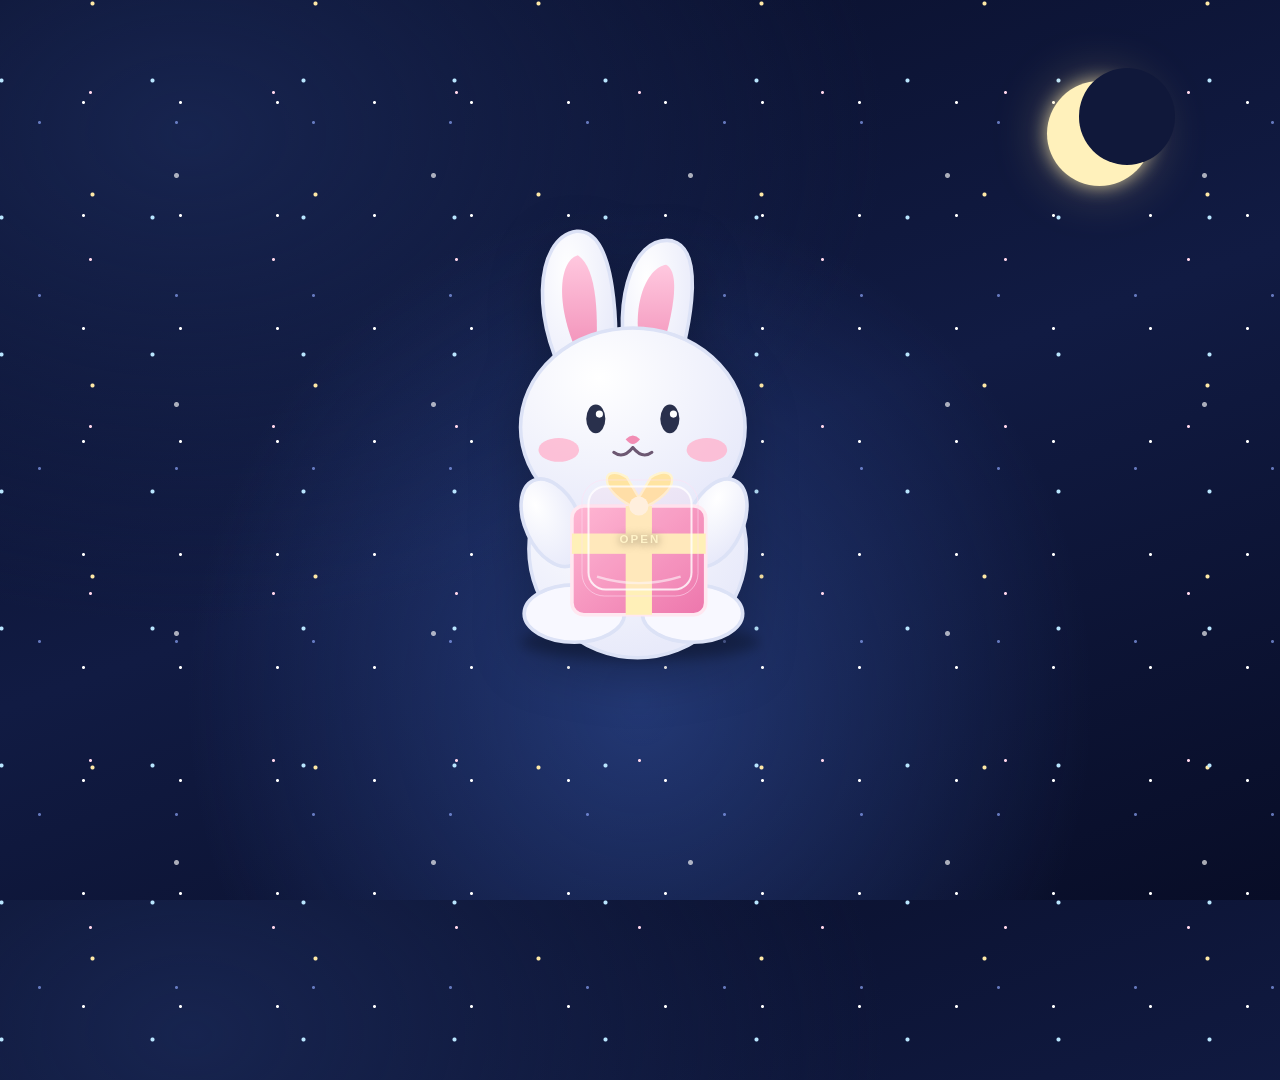
<file: index.html>
<!DOCTYPE html>
<html lang="en">
<head>
  <meta charset="UTF-8">
  <meta name="viewport" content="width=device-width, initial-scale=1.0">
  <meta name="theme-color" content="#080d27">
  <title>A Little Gift for Lucky</title>
  <link rel="stylesheet" href="style.css">
</head>

<body class="welcome-page">

  <!-- Decorative night sky -->
  <div class="sky-stars stars-one" aria-hidden="true"></div>
  <div class="sky-stars stars-two" aria-hidden="true"></div>
  <div class="moon" aria-hidden="true"></div>

  <main class="welcome-scene">

    <!-- Rabbit illustration -->
    <div class="rabbit">
      <svg class="rabbit-art"
           viewBox="0 0 360 390"
           xmlns="http://www.w3.org/2000/svg"
           aria-hidden="true">

        <defs>
          <radialGradient id="fur" cx="35%" cy="25%" r="75%">
            <stop offset="0%" stop-color="#ffffff"/>
            <stop offset="100%" stop-color="#e8eafa"/>
          </radialGradient>

          <linearGradient id="earPink" x1="0" y1="0" x2="0" y2="1">
            <stop offset="0%" stop-color="#ffc8df"/>
            <stop offset="100%" stop-color="#f18db6"/>
          </linearGradient>

          <linearGradient id="giftPink" x1="0" y1="0" x2="1" y2="1">
            <stop offset="0%" stop-color="#ffb7d3"/>
            <stop offset="100%" stop-color="#ed76ac"/>
          </linearGradient>

          <filter id="softShadow" x="-40%" y="-40%"
                  width="180%" height="180%">
            <feGaussianBlur stdDeviation="5"/>
          </filter>
        </defs>

        <!-- Soft shadow beneath the rabbit -->
        <ellipse cx="180" cy="356" rx="100" ry="15"
                 fill="#000000" opacity=".25"
                 filter="url(#softShadow)"/>

        <!-- Back ear -->
        <g class="ear ear-back">
          <path d="M126 150 C87 92 91 17 127 12
                   C160 10 163 93 157 146 Z"
                fill="url(#fur)" stroke="#dce2f6" stroke-width="3"/>
          <path d="M130 119 C109 77 111 37 128 32
                   C145 43 145 87 143 119 Z"
                fill="url(#earPink)"/>
        </g>

        <!-- Front ear -->
        <g class="ear ear-front">
          <path d="M174 143 C153 78 172 14 207 20
                   C237 28 221 101 204 151 Z"
                fill="url(#fur)" stroke="#dce2f6" stroke-width="3"/>
          <path d="M183 119 C170 78 185 42 202 40
                   C216 48 205 91 195 123 Z"
                fill="url(#earPink)"/>
        </g>

        <!-- Body -->
        <ellipse cx="178" cy="278" rx="91" ry="91"
                 fill="url(#fur)" stroke="#dce2f6" stroke-width="3"/>

        <!-- Little feet -->
        <ellipse cx="125" cy="332" rx="42" ry="24"
                 fill="#f8f8ff" stroke="#dce2f6" stroke-width="3"/>
        <ellipse cx="224" cy="332" rx="42" ry="24"
                 fill="#f8f8ff" stroke="#dce2f6" stroke-width="3"/>

        <!-- Head -->
        <ellipse cx="174" cy="176" rx="94" ry="83"
                 fill="url(#fur)" stroke="#dce2f6" stroke-width="3"/>

        <!-- Cheeks -->
        <ellipse cx="112" cy="195" rx="17" ry="10"
                 fill="#ffb5cf" opacity=".8"/>
        <ellipse cx="236" cy="195" rx="17" ry="10"
                 fill="#ffb5cf" opacity=".8"/>

        <!-- Eyes -->
        <ellipse cx="143" cy="169" rx="8" ry="12" fill="#29304c"/>
        <ellipse cx="205" cy="169" rx="8" ry="12" fill="#29304c"/>
        <circle cx="146" cy="165" r="3" fill="#ffffff"/>
        <circle cx="208" cy="165" r="3" fill="#ffffff"/>

        <!-- Nose and smile -->
        <path d="M168 186 Q174 180 180 186 Q174 194 168 186"
              fill="#f28db4"/>
        <path d="M174 193 Q166 203 158 197 M174 193 Q182 203 190 197"
              fill="none" stroke="#6d5872" stroke-width="2.5"
              stroke-linecap="round"/>

        <!-- Tiny arms -->
        <ellipse cx="107" cy="256" rx="23" ry="39"
                 transform="rotate(-25 107 256)"
                 fill="url(#fur)" stroke="#dce2f6" stroke-width="3"/>
        <ellipse cx="243" cy="256" rx="23" ry="39"
                 transform="rotate(25 243 256)"
                 fill="url(#fur)" stroke="#dce2f6" stroke-width="3"/>

        <!-- Gift box -->
        <g class="gift-box">
          <rect x="123" y="242" width="112" height="91" rx="10"
                fill="url(#giftPink)" stroke="#ffe8f1" stroke-width="3"/>

          <!-- Ribbon -->
          <rect x="168" y="242" width="22" height="91" fill="#fff0b8"/>
          <rect x="123" y="265" width="112" height="17" fill="#fff0b8"/>

          <!-- Bow -->
          <path d="M179 245 C142 229 148 205 169 218
                   L179 235 L189 218
                   C211 204 218 230 179 245 Z"
                fill="#ffe4a1" stroke="#fff4cf" stroke-width="2"/>

          <circle cx="179" cy="242" r="8" fill="#fff8df"/>
          <path d="M144 301 Q179 312 214 301"
                fill="none" stroke="#ffffff" stroke-width="2" opacity=".6"/>
        </g>
      </svg>
          <!-- Only interactive element on the first page: the gift -->
    <button class="gift-button"
            id="giftButton"
            type="button"
            aria-label="Open your birthday gift">
      <span class="gift-button-glow"></span>
      <span class="gift-button-label">OPEN</span>
    </button>

    </div>


  </main>

  <script src="script.js"></script>
</body>
</html>
</file>
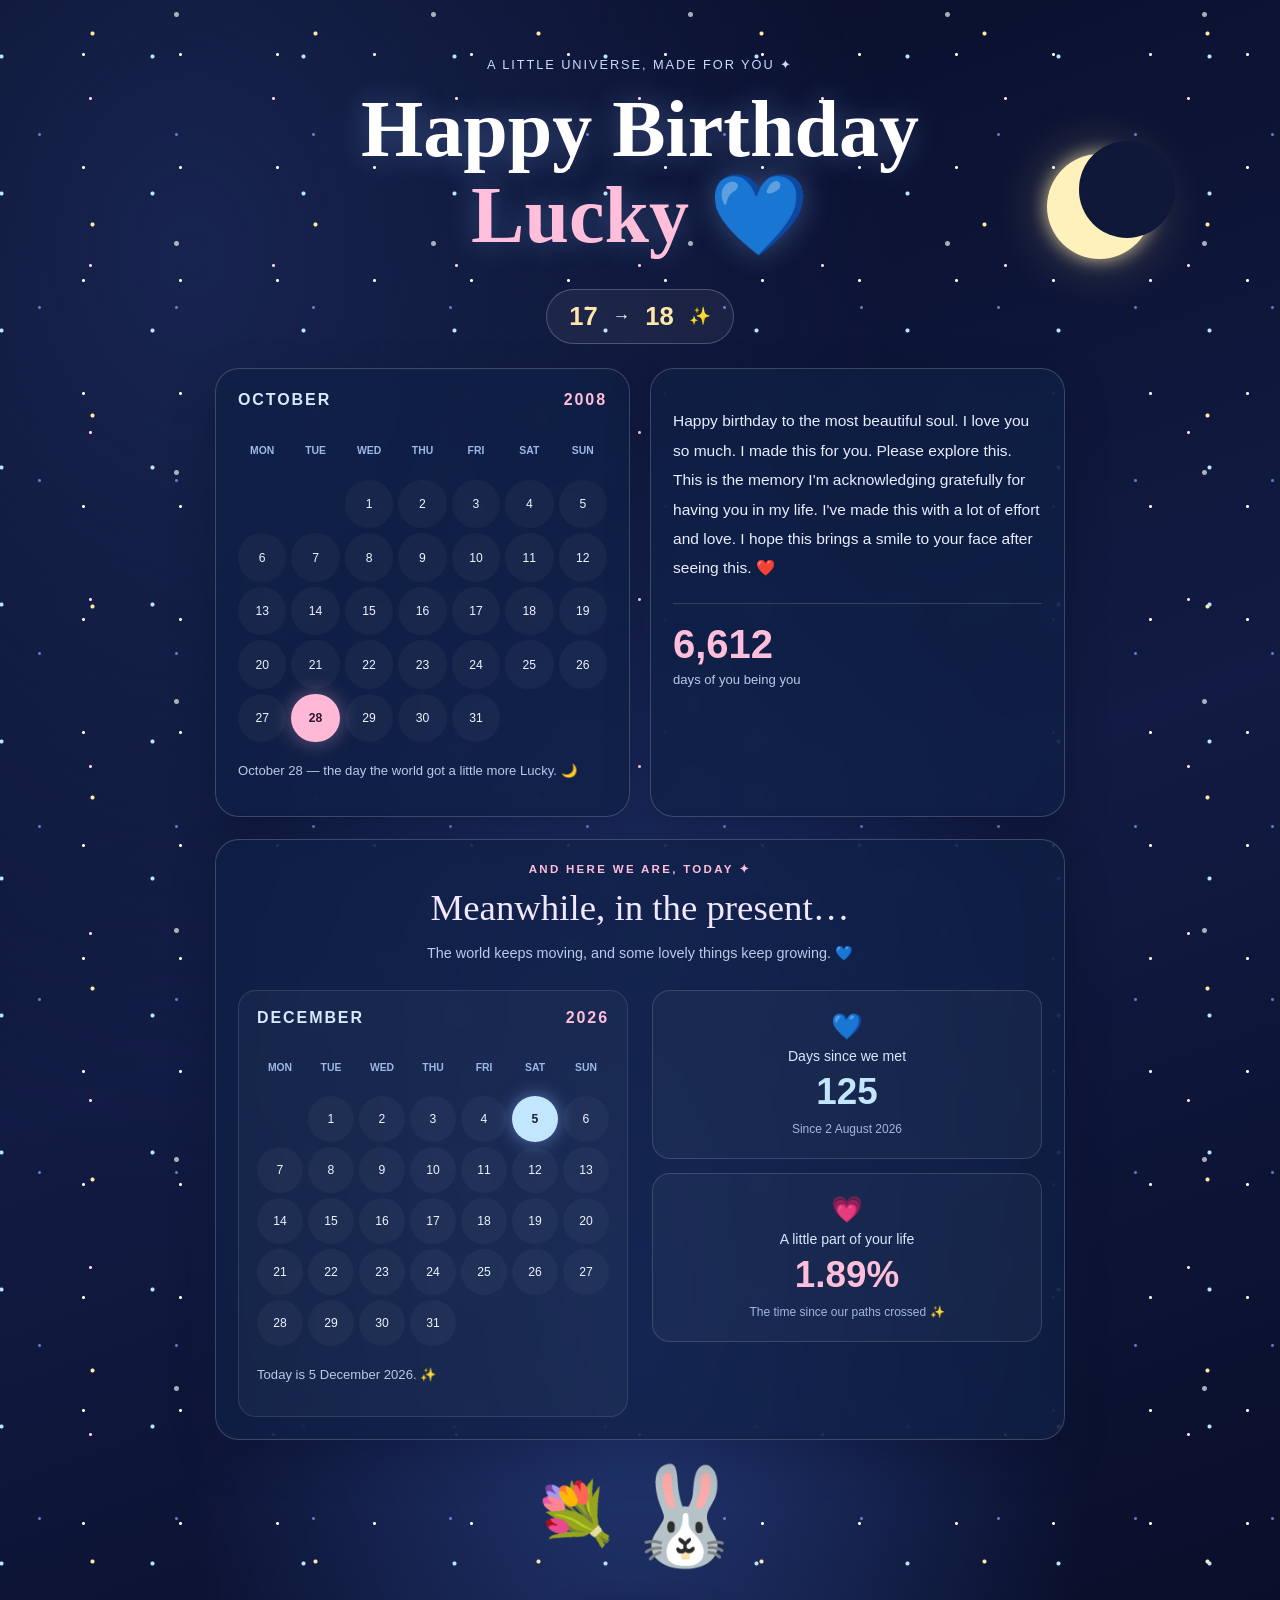
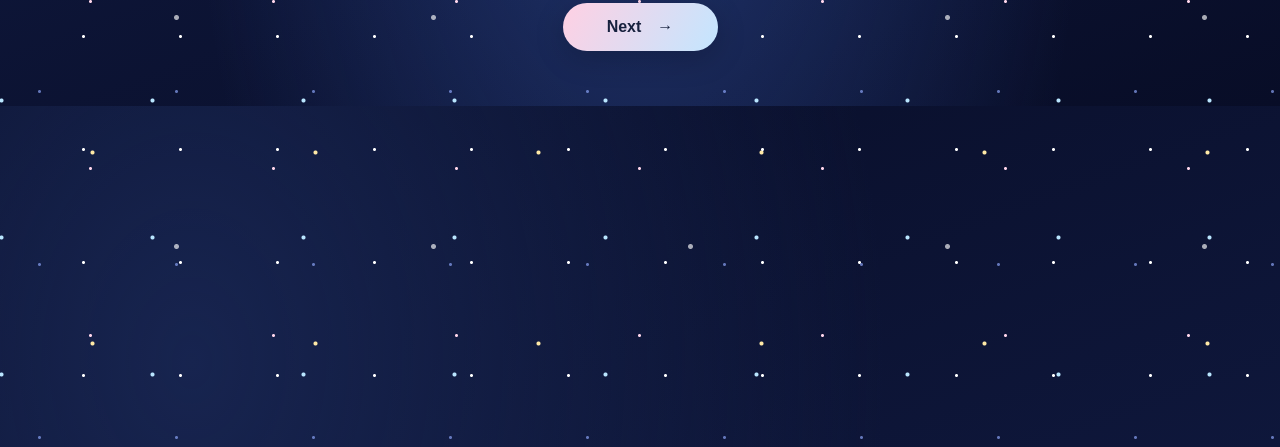
<file: page2.html>
<!DOCTYPE html>
<html lang="en">
<head>
  <meta charset="UTF-8">
  <meta name="viewport" content="width=device-width, initial-scale=1.0">
  <meta name="theme-color" content="#0b1e49">
  <title>Happy Birthday, Lucky! 💙</title>
  <link rel="stylesheet" href="style.css">
  <style>
    /* PAGE 2 — BIRTHDAY */

    .birthday-page {
      min-height: 100vh;
      min-height: 100svh;
      position: relative;
      z-index: 1;
      width: min(100% - 32px, 850px);
      margin: auto;
      padding: 44px 0 55px;
      text-align: center;
    }

    .birthday-heading {
      font-family: Georgia, "Times New Roman", serif;
      font-size: clamp(2.6rem, 8vw, 5rem);
      line-height: 1.08;
      margin: 14px 0;
      text-shadow: 0 0 30px #8dbbff55;
    }

    .birthday-heading span {
      display: block;
      color: #ffbed9;
    }

    .birthday-subtitle {
      color: #c8dcff;
      letter-spacing: 0.15em;
      font-size: 0.8rem;
    }

    .birthday-age {
      display: inline-flex;
      align-items: center;
      gap: 15px;
      padding: 12px 22px;
      margin: 16px auto 24px;
      border: 1px solid #ffffff38;
      border-radius: 50px;
      background: #ffffff0d;
      font-size: 1.1rem;
    }

    .birthday-age strong {
      color: #ffe6a9;
      font-size: 1.6rem;
    }

    .birthday-layout {
      display: grid;
      grid-template-columns: minmax(0, 1fr) minmax(0, 1fr);
      gap: 20px;
      align-items: stretch;
      text-align: left;
    }

    .birthday-card {
      padding: 22px;
      border: 1px solid #ffffff30;
      border-radius: 24px;
      background: #101f46bd;
      box-shadow: 0 16px 45px #02071635;
      backdrop-filter: blur(12px);
    }

    .calendar-title {
      display: flex;
      align-items: center;
      justify-content: space-between;
      margin-bottom: 18px;
      color: #d7e8ff;
      font-weight: bold;
      letter-spacing: 0.12em;
    }

    .calendar-title span:last-child {
      color: #ffbed9;
    }

    .calendar-grid {
      display: grid;
      grid-template-columns: repeat(7, minmax(0, 1fr));
      gap: 5px;
      text-align: center;
    }

    .calendar-grid span {
      display: grid;
      place-items: center;
      aspect-ratio: 1;
      font-size: 0.76rem;
      border-radius: 50%;
    }

    .weekday {
      color: #9bb9e8;
      font-size: 0.65rem !important;
      font-weight: bold;
    }

    .date {
      color: #eef4ff;
      background: #ffffff09;
    }

    .birthday-date {
      background: #ffb9d6;
      color: #2b1731;
      font-weight: bold;
      box-shadow: 0 0 20px #ffb9d666;
    }

    .calendar-caption {
      color: #b9cbe9;
      font-size: 0.82rem;
      line-height: 1.6;
      margin-top: 18px;
    }

    .letter-note {
      font-size: 0.97rem;
      line-height: 1.9;
      color: #e8eeff;
    }

    .days-alive {
      margin-top: 20px;
      padding-top: 18px;
      border-top: 1px solid #ffffff26;
    }

    .days-alive strong {
      display: block;
      font-size: clamp(1.8rem, 5vw, 2.5rem);
      color: #ffbed9;
    }

    .days-alive span {
      display: block;
      color: #b9cbe9;
      font-size: 0.82rem;
      margin-top: 5px;
    }

    .bouquet-rabbit {
      margin: 20px auto 0;
      display: flex;
      align-items: center;
      justify-content: center;
      gap: 10px;
      animation: birthdayBunny 3s ease-in-out infinite;
    }

    .bouquet-rabbit .bunny-face {
      font-size: clamp(4rem, 10vw, 6rem);
    }

    .bouquet-rabbit .flowers {
      font-size: clamp(2.8rem, 7vw, 4rem);
      transform: rotate(-12deg);
    }

    @keyframes birthdayBunny {
      0%, 100% { transform: translateY(0); }
      50% { transform: translateY(-8px); }
    }

    .birthday-next {
      display: inline-flex;
      align-items: center;
      justify-content: center;
      gap: 16px;
      min-width: 155px;
      margin-top: 30px;
      padding: 15px 26px;
      border-radius: 50px;
      background: linear-gradient(120deg, #ffd0e3, #c3e6ff);
      color: #17213e;
      text-decoration: none;
      font-weight: bold;
      box-shadow: 0 8px 30px #0003;
      transition: transform 0.2s ease;
    }

    .birthday-next:hover {
      transform: translateY(-3px);
    }
    
    /* LIVE CALENDAR + FRIENDSHIP COUNTERS */

    .present-card {
      margin-top: 22px;
      text-align: center;
    }

    .present-eyebrow {
      color: #ffbed9;
      font-size: 0.72rem;
      font-weight: bold;
      letter-spacing: 0.2em;
      margin: 0 0 10px;
    }

    .present-heading {
      color: #f1e7ff;
      font-family: Georgia, "Times New Roman", serif;
      font-size: clamp(1.6rem, 5vw, 2.3rem);
      font-weight: normal;
      margin: 0;
    }

    .present-description {
      color: #b9cbe9;
      font-size: 0.9rem;
      line-height: 1.7;
      margin: 12px auto 24px;
    }

    .present-layout {
      display: grid;
      grid-template-columns: minmax(0, 1fr) minmax(0, 1fr);
      align-items: start;
      gap: 24px;
      text-align: left;
    }

    .present-calendar {
      min-width: 0;
      padding: 18px;
      border-radius: 18px;
      background: #ffffff08;
      border: 1px solid #ffffff1c;
    }

    .present-calendar .calendar-grid {
      gap: 5px;
    }

    .present-calendar .calendar-grid span {
      min-width: 0;
    }

    .today-date {
      background: #c3e6ff;
      color: #17213e;
      font-weight: bold;
      box-shadow: 0 0 18px #8dbbff88;
    }

    .present-counters {
      display: grid;
      gap: 14px;
    }

    .counter-tile {
      display: flex;
      flex-direction: column;
      align-items: center;
      gap: 7px;
      min-width: 0;
      padding: 20px 12px;
      text-align: center;
      border: 1px solid #ffffff24;
      border-radius: 18px;
      background: #ffffff08;
    }

    .counter-emoji {
      font-size: 1.6rem;
    }

    .counter-label {
      color: #d7e8ff;
      font-size: 0.88rem;
    }

    .counter-tile strong {
      color: #ffbed9;
      font-size: clamp(1.7rem, 4vw, 2.3rem);
      overflow-wrap: anywhere;
    }

    .counter-small {
      color: #9fb8df;
      font-size: 0.75rem;
      line-height: 1.5;
    }

    #daysTogether {
      color: #c3e6ff;
    }

    @media (max-width: 650px) {
      .present-layout {
        grid-template-columns: 1fr;
      }

      .present-calendar {
        padding: 14px;
      }

      .present-card {
        padding: 18px;
      }
    }

    @media (max-width: 650px) {
      .birthday-page {
        padding-top: 30px;
      }

      .birthday-layout {
        grid-template-columns: 1fr;
      }

      .birthday-card {
        padding: 20px;
      }

      .birthday-heading {
        font-size: clamp(2.5rem, 12vw, 4rem);
      }

      .birthday-age {
        gap: 10px;
      }
    }

    @media (prefers-reduced-motion: reduce) {
      .bouquet-rabbit {
        animation: none;
      }
    }
  </style>
</head>

<body class="welcome-page">

  <!-- Reuse the night sky from Page 1 -->
  <div class="sky-stars stars-one" aria-hidden="true"></div>
  <div class="sky-stars stars-two" aria-hidden="true"></div>
  <div class="moon" aria-hidden="true"></div>

  <main class="birthday-page">

    <p class="birthday-subtitle">A LITTLE UNIVERSE, MADE FOR YOU ✦</p>

    <h1 class="birthday-heading">
      Happy Birthday
      <span>Lucky 💙</span>
    </h1>

    <div class="birthday-age" aria-label="Turning eighteen">
      <strong>17</strong>
      <span>→</span>
      <strong>18</strong>
      <span>✨</span>
    </div>

    <div class="birthday-layout">

      <!-- October 2008 calendar -->
      <section class="birthday-card">
        <div class="calendar-title">
          <span>OCTOBER</span>
          <span>2008</span>
        </div>

        <div class="calendar-grid" aria-label="October 2008 calendar">
          <span class="weekday">MON</span>
          <span class="weekday">TUE</span>
          <span class="weekday">WED</span>
          <span class="weekday">THU</span>
          <span class="weekday">FRI</span>
          <span class="weekday">SAT</span>
          <span class="weekday">SUN</span>

          <!-- October 1, 2008 was a Wednesday -->
          <span></span>
          <span></span>

          <span class="date">1</span>
          <span class="date">2</span>
          <span class="date">3</span>
          <span class="date">4</span>
          <span class="date">5</span>

          <span class="date">6</span>
          <span class="date">7</span>
          <span class="date">8</span>
          <span class="date">9</span>
          <span class="date">10</span>
          <span class="date">11</span>
          <span class="date">12</span>

          <span class="date">13</span>
          <span class="date">14</span>
          <span class="date">15</span>
          <span class="date">16</span>
          <span class="date">17</span>
          <span class="date">18</span>
          <span class="date">19</span>

          <span class="date">20</span>
          <span class="date">21</span>
          <span class="date">22</span>
          <span class="date">23</span>
          <span class="date">24</span>
          <span class="date">25</span>
          <span class="date">26</span>

          <span class="date">27</span>
          <span class="date birthday-date" aria-label="Lucky's birthday, October 28">28</span>
          <span class="date">29</span>
          <span class="date">30</span>
          <span class="date">31</span>
        </div>

        <p class="calendar-caption">
          October 28 — the day the world got a little more Lucky. 🌙
        </p>
      </section>

      <!-- Birthday note -->
      <section class="birthday-card">
        <p class="letter-note">
          Happy birthday to the most beautiful soul.
          I love you so much. I made this for you.
          Please explore this.

          This is the memory I'm acknowledging
          gratefully for having you in my life.
          I've made this with a lot of effort and love.

          I hope this brings a smile to your face
          after seeing this. ❤️
        </p>

        <div class="days-alive">
          <strong id="daysAlive">Calculating…</strong>
          <span>days of you being you</span>
        </div>
      </section>

    </div>
    
    <!-- Live calendar and friendship counters -->
    <section class="birthday-card present-card">
      <p class="present-eyebrow">AND HERE WE ARE, TODAY ✦</p>

      <h2 class="present-heading">Meanwhile, in the present…</h2>

      <p class="present-description">
        The world keeps moving, and some lovely things keep growing. 💙
      </p>

      <div class="present-layout">

        <!-- This calendar is generated from today's date -->
        <div class="present-calendar">
          <div class="calendar-title">
            <span id="currentMonth">MONTH</span>
            <span id="currentYear">YEAR</span>
          </div>

          <div
            class="calendar-grid"
            id="currentCalendar"
            aria-label="Current month calendar"
          ></div>

          <p class="calendar-caption" id="todayCaption">
            Finding today's date…
          </p>
        </div>

        <!-- Both counters update automatically -->
        
<div class="present-counters">

  <div class="counter-tile">
    <span class="counter-emoji" aria-hidden="true">💙</span>
    <span class="counter-label">Days since we met</span>
    <strong id="daysTogether">Calculating…</strong>
    <span class="counter-small">Since 2 August 2026</span>
  </div>

  <div class="counter-tile">
    <span class="counter-emoji" aria-hidden="true">💗</span>
    <span class="counter-label">A little part of your life</span>
    <strong id="lifePercentage">Calculating…</strong>
    <span class="counter-small">The time since our paths crossed ✨</span>
  </div>

</div>

      </div>
    </section>


    <!-- Little bunny with flowers -->
    <div class="bouquet-rabbit" aria-label="A rabbit holding a flower bouquet">
      <span class="flowers" aria-hidden="true">💐</span>
      <span class="bunny-face" aria-hidden="true">🐰</span>

    </div>

    <a class="birthday-next" href="page3.html">
      Next <span aria-hidden="true">→</span>
    </a>

  </main>


  
<script>
  // Important dates: month numbers start at 0 in JavaScript.
  const birthDate = { year: 2008, month: 9, day: 28 };
  const meetingDate = { year: 2026, month: 7, day: 2 };

  const MILLISECONDS_PER_DAY = 24 * 60 * 60 * 1000;

  function getDayNumber(year, month, day) {
    return Math.floor(
      Date.UTC(year, month, day) / MILLISECONDS_PER_DAY
    );
  }

  // Update the original birth counter and the two new counters.
  function updateCounters(today) {
    const todayNumber = getDayNumber(
      today.getFullYear(),
      today.getMonth(),
      today.getDate()
    );

    const birthNumber = getDayNumber(
      birthDate.year,
      birthDate.month,
      birthDate.day
    );

    const meetingNumber = getDayNumber(
      meetingDate.year,
      meetingDate.month,
      meetingDate.day
    );

    const daysAlive = todayNumber - birthNumber;
    const daysTogether = todayNumber - meetingNumber;

    // Original counter beside the 2008 calendar.
    const aliveElement = document.getElementById("daysAlive");

    // New counters.
    const togetherElement = document.getElementById("daysTogether");
    const percentageElement = document.getElementById("lifePercentage");

    // Update the original birth counter.
    if (aliveElement) {
      aliveElement.textContent = daysAlive.toLocaleString("en-IN");
    }

    // Update the days-since-meeting counter.
    if (togetherElement) {
      togetherElement.textContent = daysTogether.toLocaleString("en-IN");
    }

    // Calculate the proportion of his life elapsed since you met.
    if (percentageElement) {
      const percentage = daysAlive > 0
        ? (daysTogether / daysAlive) * 100
        : 0;

      percentageElement.textContent = percentage.toFixed(2) + "%";
    }
  }

  // Build the calendar for the visitor's current local date.
  function buildCurrentCalendar(today) {
    const calendar = document.getElementById("currentCalendar");
    const monthElement = document.getElementById("currentMonth");
    const yearElement = document.getElementById("currentYear");
    const caption = document.getElementById("todayCaption");

    if (!calendar || !monthElement || !yearElement || !caption) {
      console.error("Live calendar elements are missing from page2.html.");
      return;
    }

    const year = today.getFullYear();
    const month = today.getMonth();
    const todayDate = today.getDate();

    const monthName = new Intl.DateTimeFormat("en", {
      month: "long"
    }).format(today);

    monthElement.textContent = monthName.toUpperCase();
    yearElement.textContent = year;

    // Start weeks on Monday.
    const firstDay = new Date(year, month, 1).getDay();
    const mondayOffset = (firstDay + 6) % 7;
    const daysInMonth = new Date(year, month + 1, 0).getDate();

    const weekdays = ["MON", "TUE", "WED", "THU", "FRI", "SAT", "SUN"];

    calendar.replaceChildren();

    weekdays.forEach((weekday) => {
      const cell = document.createElement("span");
      cell.className = "weekday";
      cell.textContent = weekday;
      calendar.appendChild(cell);
    });

    // Blank cells before the first day of the month.
    for (let i = 0; i < mondayOffset; i++) {
      calendar.appendChild(document.createElement("span"));
    }

    // Add the dates and highlight today.
    for (let day = 1; day <= daysInMonth; day++) {
      const cell = document.createElement("span");
      cell.className = "date";
      cell.textContent = day;

      if (day === todayDate) {
        cell.classList.add("today-date");
        cell.setAttribute("aria-current", "date");
        cell.setAttribute(
          "aria-label",
          `Today, ${day} ${monthName} ${year}`
        );
      }

      calendar.appendChild(cell);
    }

    caption.textContent = "Today is " +
      new Intl.DateTimeFormat("en-GB", {
        day: "numeric",
        month: "long",
        year: "numeric"
      }).format(today) + ". ✨";
  }

  function updatePageDates() {
    const today = new Date();

    updateCounters(today);
    buildCurrentCalendar(today);
  }

  // Run when the page opens.
  updatePageDates();
</script>

</body>
</html>
</file>
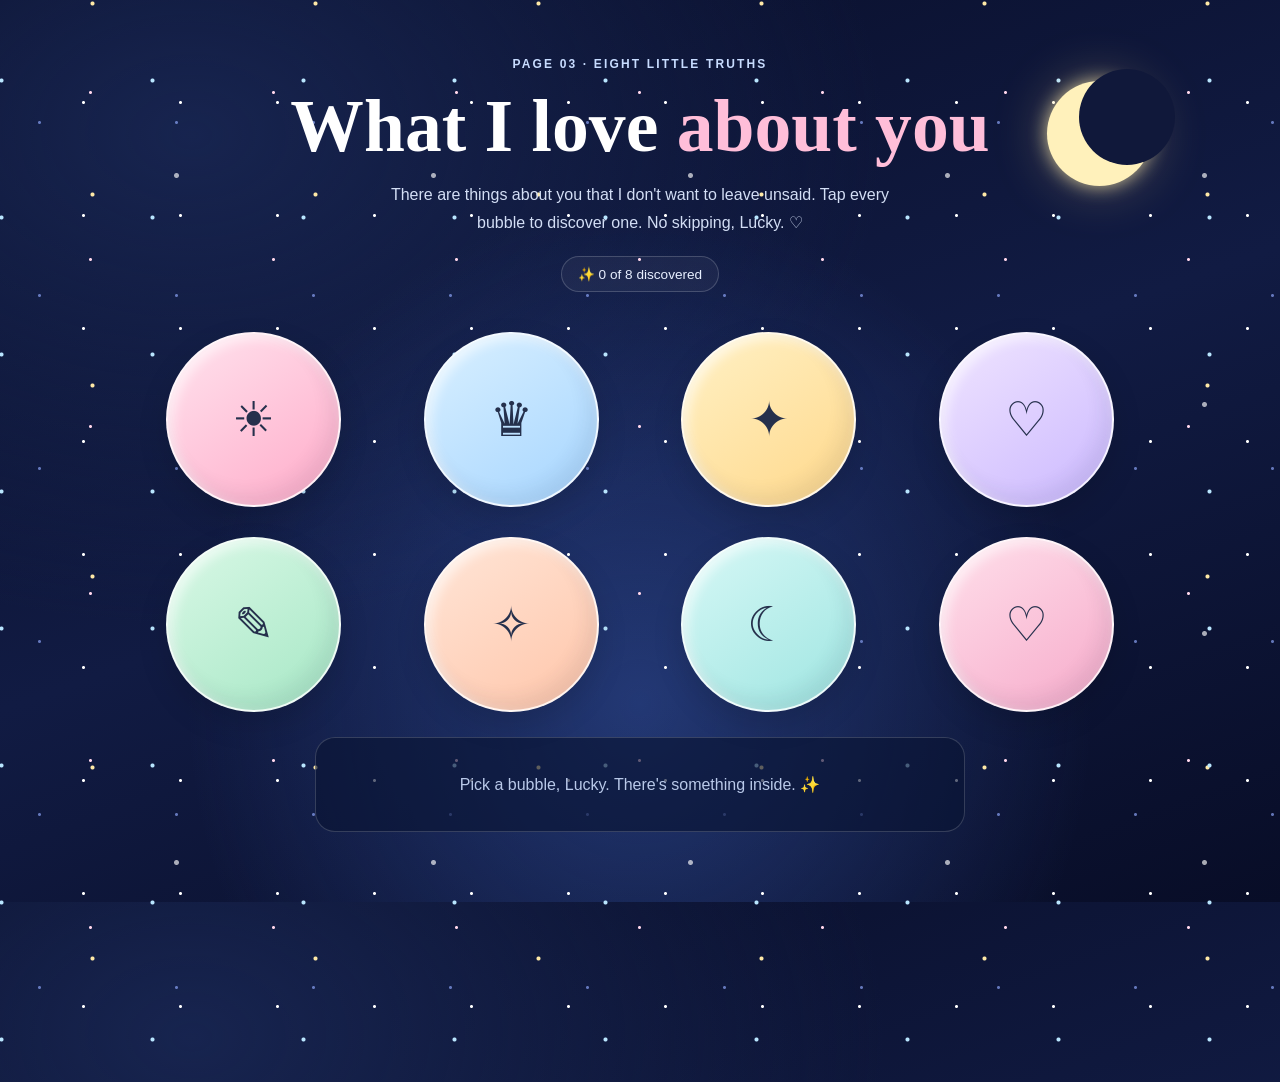
<file: page3.html>
<!DOCTYPE html>
<html lang="en">
<head>
  <meta charset="UTF-8">
  <meta name="viewport" content="width=device-width, initial-scale=1.0">
  <meta name="theme-color" content="#182847">
  <title>What I Love About You 💗</title>
  <link rel="stylesheet" href="style.css">

  <style>
    /* ===================================
       PAGE 3 — EIGHT LITTLE TRUTHS
       =================================== */

.qualities-page {
  position: relative;
  z-index: 1;
  width: min(100% - 32px, 1000px);
  min-height: 100vh;
  min-height: 100svh;
  margin: auto;
  padding: 45px 0 70px;
  text-align: center;
}

    .qualities-eyebrow {
      color: #c8dcff;
      font-size: 0.75rem;
      font-weight: bold;
      letter-spacing: 0.18em;
    }

    .qualities-title {
      margin: 14px 0;
      font-family: Georgia, "Times New Roman", serif;
      font-size: clamp(2.5rem, 7vw, 4.6rem);
      line-height: 1.12;
    }

    .qualities-title span {
      color: #ffbed9;
    }

    .qualities-intro {
      max-width: 540px;
      margin: 0 auto;
      color: #d3def5;
      line-height: 1.7;
    }

    .bubble-progress {
      display: inline-block;
      margin: 20px auto 5px;
      padding: 9px 16px;
      border: 1px solid #ffffff2e;
      border-radius: 30px;
      color: #e8efff;
      background: #ffffff0b;
      font-size: 0.85rem;
    }

    /* Responsive bubble layout */

    .bubble-field {
      display: grid;
      grid-template-columns: repeat(4, minmax(0, 1fr));
      gap: clamp(14px, 3vw, 30px);
      margin: 35px auto 25px;
      align-items: center;
      justify-items: center;
    }

    .bubble {
      position: relative;
      display: grid;
      place-items: center;
      width: min(100%, 175px);
      aspect-ratio: 1;
      padding: 16px;

      border: 2px solid #ffffffc9;
      border-radius: 50%;
      cursor: pointer;
      color: #25304c;

      font-size: clamp(2rem, 4vw, 3rem);
      box-shadow:
        inset -8px -10px 18px #28304b16,
        inset 5px 5px 12px #ffffff9c,
        0 12px 30px #0002;

      transition:
        transform 0.25s ease,
        opacity 0.25s ease,
        filter 0.25s ease;

      -webkit-tap-highlight-color: transparent;
    }

    .bubble:hover {
      transform: translateY(-6px) scale(1.04);
      filter: brightness(1.04);
    }

    .bubble:focus-visible {
      outline: 3px solid white;
      outline-offset: 5px;
    }

    .bubble:active {
      transform: scale(0.96);
    }

    /* Eight different bubble colours */

    .bubble-1 {
      background: linear-gradient(145deg, #ffe3ee, #ffabc9);
    }

    .bubble-2 {
      background: linear-gradient(145deg, #d9f0ff, #a6d5ff);
    }

    .bubble-3 {
      background: linear-gradient(145deg, #fff1c5, #ffd88b);
    }

    .bubble-4 {
      background: linear-gradient(145deg, #f0e5ff, #cbb8ff);
    }

    .bubble-5 {
      background: linear-gradient(145deg, #d9f8e6, #a6e7c5);
    }

    .bubble-6 {
      background: linear-gradient(145deg, #ffe6d8, #ffc5a9);
    }

    .bubble-7 {
      background: linear-gradient(145deg, #d7f8f6, #9ee5e1);
    }

    .bubble-8 {
      background: linear-gradient(145deg, #ffe0eb, #f6aaca);
    }

    /* The message is initially hidden inside every bubble */

    .bubble-message {
      display: none;
      font-size: clamp(0.75rem, 1.8vw, 0.95rem);
      line-height: 1.45;
      font-weight: 600;
      overflow-wrap: anywhere;
    }

    .bubble.popped {
      cursor: default;
      transform: scale(0.96);
      box-shadow:
        inset 0 0 18px #ffffffb0,
        0 0 25px #ffffff15;
    }

    .bubble.popped .bubble-icon {
      display: none;
    }

    .bubble.popped .bubble-message {
      display: block;
      animation: messageAppear 0.35s ease both;
    }

    .bubble.popped:hover {
      transform: scale(0.96);
      filter: none;
    }

    @keyframes messageAppear {
      from {
        opacity: 0;
        transform: scale(0.8);
      }

      to {
        opacity: 1;
        transform: scale(1);
      }
    }

    /* Message displayed beneath the bubbles */

    .reveal-box {
      width: min(100%, 650px);
      min-height: 95px;
      display: grid;
      place-items: center;
      margin: 0 auto;
      padding: 20px;

      border: 1px solid #ffffff2b;
      border-radius: 20px;
      background: #0a1535a6;

      color: #f2f5ff;
      line-height: 1.7;
      font-size: 1rem;
    }

    .reveal-box p {
      margin: 0;
    }

    .reveal-box .reveal-hint {
      color: #b9c9e9;
    }

    /* Next button */

    .qualities-next {
      display: inline-flex;
      align-items: center;
      justify-content: center;
      gap: 16px;
      min-width: 155px;
      margin-top: 25px;
      padding: 15px 26px;

      border-radius: 50px;
      background: linear-gradient(120deg, #ffd0e3, #c3e6ff);
      color: #17213e;
      text-decoration: none;
      font-weight: bold;
      box-shadow: 0 8px 30px #0003;

      animation: nextAppear 0.5s ease both;
    }

    .qualities-next:hover {
      filter: brightness(1.06);
    }

    .qualities-next[hidden] {
      display: none;
    }

    @keyframes nextAppear {
      from {
        opacity: 0;
        transform: translateY(12px);
      }

      to {
        opacity: 1;
        transform: translateY(0);
      }
    }

    /* Tablet and iPad portrait */

    @media (max-width: 700px) {
      .qualities-page {
        padding-top: 32px;
      }

      .bubble-field {
        grid-template-columns: repeat(2, minmax(0, 1fr));
        gap: 18px;
        max-width: 460px;
      }

      .bubble {
        width: min(100%, 155px);
      }

      .bubble-message {
        font-size: clamp(0.78rem, 3vw, 0.95rem);
      }
    }

    /* Very narrow screens */

    @media (max-width: 360px) {
      .bubble-field {
        gap: 12px;
      }

      .bubble {
        padding: 10px;
      }

      .bubble-message {
        font-size: 0.73rem;
      }
    }

    @media (prefers-reduced-motion: reduce) {
      .bubble,
      .qualities-next {
        animation: none !important;
        transition: none !important;
      }
    }
  </style>
</head>

<body class="welcome-page">

  <!-- Shared night-sky background -->
  <div class="sky-stars stars-one" aria-hidden="true"></div>
  <div class="sky-stars stars-two" aria-hidden="true"></div>
  <div class="moon" aria-hidden="true"></div>

  <main class="qualities-page">

    <p class="qualities-eyebrow">
      PAGE 03 · EIGHT LITTLE TRUTHS
    </p>

    <h1 class="qualities-title">
      What I love <span>about you</span>
    </h1>

    <p class="qualities-intro">
      There are things about you that I don't want to leave unsaid.
      Tap every bubble to discover one. No skipping, Lucky. ♡
    </p>

    <div class="bubble-progress" id="bubbleProgress" aria-live="polite">
      ✨ 0 of 8 discovered
    </div>

    <section class="bubble-field" id="bubbleField"
             aria-label="Eight qualities to discover">

      <button class="bubble bubble-1" type="button"
              data-message="You make me laugh. Even ordinary conversations with you can turn into my favourite part of the day.">
        <span class="bubble-icon" aria-hidden="true">☀</span>
        <span class="bubble-message"></span>
      </button>

      <button class="bubble bubble-2" type="button"
              data-message="Your dignity is on a legendary level. Honestly, the standards are terrifying. 👑">
        <span class="bubble-icon" aria-hidden="true">♛</span>
        <span class="bubble-message"></span>
      </button>

      <button class="bubble bubble-3" type="button"
              data-message="You emit positivity in your own way. You can make things feel a little less heavy.">
        <span class="bubble-icon" aria-hidden="true">✦</span>
        <span class="bubble-message"></span>
      </button>

      <button class="bubble bubble-4" type="button"
              data-message="Your eyes sparkle. This is a completely unbiased and extremely scientific observation.">
        <span class="bubble-icon" aria-hidden="true">♡</span>
        <span class="bubble-message"></span>
      </button>

      <button class="bubble bubble-5" type="button"
              data-message="Your articulation. Your words actually land, and I admire how well you express what you mean.">
        <span class="bubble-icon" aria-hidden="true">✎</span>
        <span class="bubble-message"></span>
      </button>

      <button class="bubble bubble-6" type="button"
              data-message="You give premium life advice. Practical, thoughtful, and somehow honest without making me feel small.">
        <span class="bubble-icon" aria-hidden="true">✧</span>
        <span class="bubble-message"></span>
      </button>

      <button class="bubble bubble-7" type="button"
              data-message="Your presence gives me comfort and a smile. Talking to you genuinely makes my day better.">
        <span class="bubble-icon" aria-hidden="true">☾</span>
        <span class="bubble-message"></span>
      </button>

      <button class="bubble bubble-8" type="button"
              data-message="You're honest, but not cruel. You're kind. I hope you know how much that matters. 🤍">
        <span class="bubble-icon" aria-hidden="true">♡</span>
        <span class="bubble-message"></span>
      </button>

    </section>

    <section class="reveal-box" aria-live="polite">
      <p class="reveal-hint" id="revealMessage">
        Pick a bubble, Lucky. There's something inside. ✨
      </p>
    </section>

    <a class="qualities-next" id="qualitiesNext"
       href="page4.html" hidden>
      All discovered! Next <span aria-hidden="true">→</span>
    </a>

  </main>

  <script>
    // PAGE 3 — bubble interactions
    const bubbles = document.querySelectorAll(".bubble");
    const progress = document.getElementById("bubbleProgress");
    const revealMessage = document.getElementById("revealMessage");
    const nextButton = document.getElementById("qualitiesNext");

    let discovered = 0;

    bubbles.forEach((bubble, index) => {
      bubble.addEventListener("click", () => {

        // A bubble can only be discovered once.
        if (bubble.classList.contains("popped")) {
          return;
        }

        bubble.classList.add("popped");
        bubble.querySelector(".bubble-message").textContent =
          bubble.dataset.message;

        bubble.setAttribute("aria-pressed", "true");
        bubble.setAttribute(
          "aria-label",
          "Discovered message " + (index + 1)
        );

        discovered++;

        progress.textContent =
          "✨ " + discovered + " of " + bubbles.length + " discovered";

        revealMessage.textContent = bubble.dataset.message;

        // Unlock the next page only when every bubble is popped.
        if (discovered === bubbles.length) {
          revealMessage.textContent =
            "That's all eight. These are just some of the reasons you're special to me. Happy exploring, Lucky. 🤍";

          nextButton.hidden = false;
        }
      });
    });
  </script>

</body>
</html>
</file>
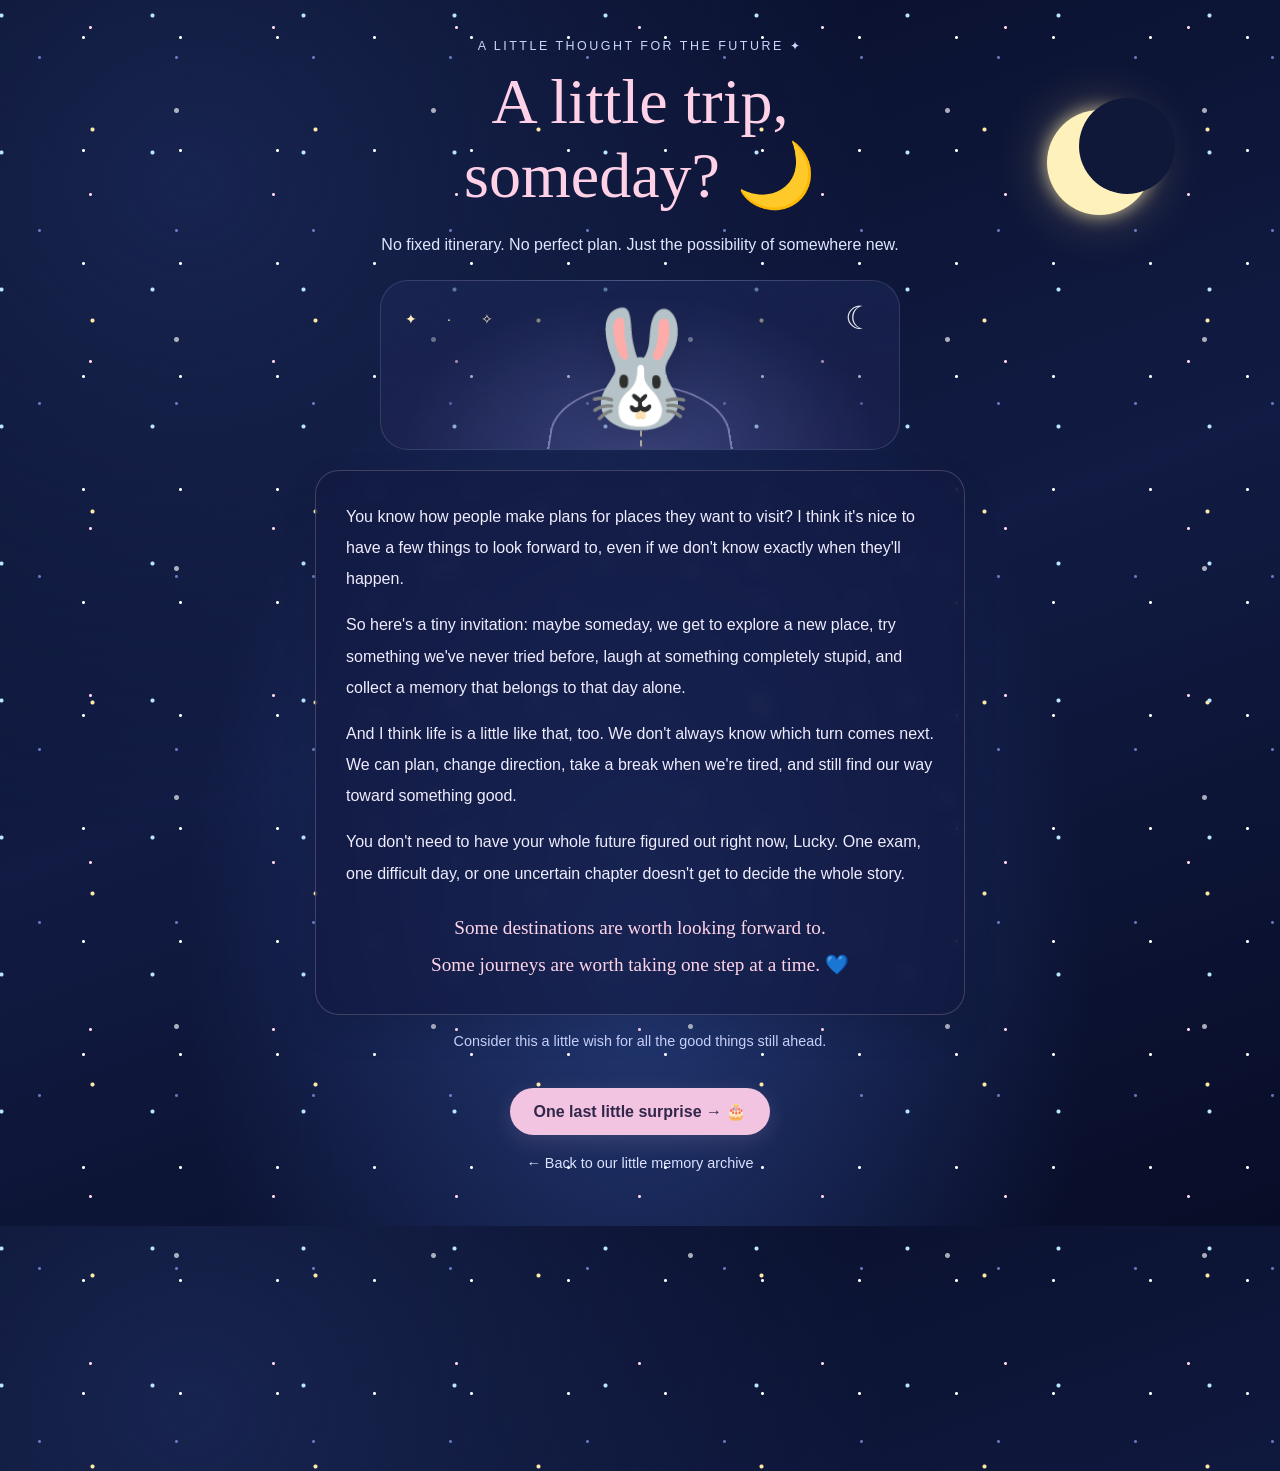
<file: page5.html>
<!DOCTYPE html>
<html lang="en">
<head>
  <meta charset="UTF-8">
  <meta name="viewport" content="width=device-width, initial-scale=1.0">
  <title>Page 5 — A Little Trip, Someday</title>
  <link rel="stylesheet" href="style.css">

  <style>
    body.travel-body {
      overflow-x: hidden;
      overflow-y: auto;
    }

    .travel-page {
      position: relative;
      z-index: 1;
      width: min(100% - 32px, 800px);
      min-height: 100svh;
      margin: 0 auto;
      padding: 38px 0 55px;
      display: flex;
      flex-direction: column;
      align-items: center;
      justify-content: center;
      text-align: center;
    }

    .travel-eyebrow {
      color: #cbd5ff;
      font-size: 0.78rem;
      letter-spacing: 0.2em;
      text-transform: uppercase;
      margin: 0 0 12px;
    }

    .travel-page h1 {
      color: #ffd1e7;
      font-family: Georgia, "Times New Roman", serif;
      font-size: clamp(2.2rem, 6vw, 4rem);
      font-weight: normal;
      line-height: 1.15;
      margin: 0 0 18px;
    }

    .travel-subtitle {
      max-width: 550px;
      color: #e1e6ff;
      font-size: 1rem;
      line-height: 1.85;
      margin: 0 auto 20px;
    }

    .travel-illustration {
      width: min(100%, 520px);
      min-height: 170px;
      position: relative;
      margin: 0 auto 20px;
      display: grid;
      place-items: center;
      border: 1px solid rgba(220, 225, 255, 0.14);
      border-radius: 28px;
      background:
        radial-gradient(ellipse at 50% 100%, rgba(132, 143, 222, 0.28), transparent 65%),
        linear-gradient(180deg, rgba(27, 39, 87, 0.6), rgba(52, 44, 100, 0.25));
      overflow: hidden;
    }

    .travel-moon {
      position: absolute;
      top: 18px;
      right: 25px;
      font-size: 2rem;
      opacity: 0.9;
    }

    .travel-stars {
      position: absolute;
      top: 22px;
      left: 24px;
      color: #fff0bc;
      line-height: 2.3;
      letter-spacing: 0.9em;
      font-size: 0.9rem;
    }

    .travel-road {
      position: absolute;
      bottom: -35px;
      left: 50%;
      width: 180px;
      height: 105px;
      border: 2px solid rgba(216, 207, 255, 0.45);
      border-bottom: 0;
      border-radius: 50% 50% 0 0;
      transform: translateX(-50%) perspective(100px) rotateX(10deg);
    }

    .travel-road::after {
      content: "";
      position: absolute;
      height: 65px;
      left: 50%;
      top: 20px;
      border-left: 2px dashed rgba(255, 239, 192, 0.65);
    }

    .travel-bunny {
      position: relative;
      z-index: 1;
      font-size: clamp(5rem, 18vw, 7rem);
      line-height: 1.2;
      margin-top: 8px;
      filter: drop-shadow(0 10px 15px rgba(0, 0, 0, 0.15));
      animation: shy-bunny 3s ease-in-out infinite;
    }

    @keyframes shy-bunny {
      0%, 100% { transform: translateY(0) rotate(0); }
      50% { transform: translateY(-5px) rotate(-3deg); }
    }

    .travel-message {
      width: 100%;
      max-width: 650px;
      padding: clamp(20px, 4vw, 30px);
      border: 1px solid rgba(255, 213, 236, 0.2);
      border-radius: 24px;
      background: rgba(18, 26, 66, 0.67);
      box-shadow: 0 14px 35px rgba(0, 0, 0, 0.12);
      backdrop-filter: blur(8px);
      text-align: left;
    }

    .travel-message p {
      color: #f0edff;
      font-size: 1rem;
      line-height: 1.95;
      margin: 0 0 15px;
    }

    .travel-message p:last-child {
      margin-bottom: 0;
    }

    .travel-message .highlight-line {
      color: #ffd4e8;
      font-family: Georgia, "Times New Roman", serif;
      font-size: 1.2rem;
      text-align: center;
      margin-top: 20px;
    }

    .travel-signature {
      color: #cbd5ff;
      text-align: center;
      margin-top: 18px;
      font-size: 0.9rem;
    }

    .final-invitation {
      margin-top: 25px;
      padding: 14px 24px;
      border: 0;
      border-radius: 999px;
      background: #f3c4e1;
      color: #32274b;
      font-size: 1rem;
      font-weight: bold;
      text-decoration: none;
      box-shadow: 0 6px 22px rgba(243, 196, 225, 0.15);
      transition: transform 0.2s ease, box-shadow 0.2s ease;
    }

    .final-invitation:hover {
      transform: translateY(-3px);
      box-shadow: 0 10px 25px rgba(243, 196, 225, 0.23);
    }

    .travel-back {
      display: inline-block;
      color: #dce2ff;
      text-decoration: none;
      margin-top: 20px;
      font-size: 0.9rem;
    }

    .travel-back:hover {
      color: white;
    }

    @media (max-width: 560px) {
      .travel-page {
        width: min(100% - 22px, 800px);
        padding-top: 28px;
      }

      .travel-illustration {
        min-height: 150px;
      }

      .travel-message {
        border-radius: 20px;
      }

      .travel-message p {
        font-size: 0.96rem;
        line-height: 1.85;
      }
    }

    @media (prefers-reduced-motion: reduce) {
      .travel-bunny,
      .final-invitation {
        animation: none;
        transition: none;
      }
    }
  </style>
</head>

<body class="welcome-page travel-body">
  <div class="sky-stars stars-one" aria-hidden="true"></div>
  <div class="sky-stars stars-two" aria-hidden="true"></div>
  <div class="moon" aria-hidden="true"></div>

  <main class="travel-page">
    <p class="travel-eyebrow">A little thought for the future ✦</p>

    <h1>A little trip,<br> someday? 🌙</h1>

    <p class="travel-subtitle">
      No fixed itinerary. No perfect plan.
      Just the possibility of somewhere new.
    </p>

    <div class="travel-illustration" aria-label="A little bunny beneath the moon on a winding road">
      <div class="travel-stars" aria-hidden="true">✦ · ✧</div>
      <div class="travel-moon" aria-hidden="true">☾</div>
      <div class="travel-road" aria-hidden="true"></div>
      <div class="travel-bunny" aria-hidden="true">🐰</div>
    </div>

    <section class="travel-message">
      <p>
        You know how people make plans for places they want to visit?
        I think it's nice to have a few things to look forward to,
        even if we don't know exactly when they'll happen.
      </p>

      <p>
        So here's a tiny invitation: maybe someday, we get to explore
        a new place, try something we've never tried before, laugh at
        something completely stupid, and collect a memory that belongs
        to that day alone.
      </p>

      <p>
        And I think life is a little like that, too. We don't always
        know which turn comes next. We can plan, change direction,
        take a break when we're tired, and still find our way toward
        something good.
      </p>

      <p>
        You don't need to have your whole future figured out right now,
        Lucky. One exam, one difficult day, or one uncertain chapter
        doesn't get to decide the whole story.
      </p>

      <p class="highlight-line">
        Some destinations are worth looking forward to.<br>
        Some journeys are worth taking one step at a time. 💙
      </p>
    </section>

    <p class="travel-signature">
      Consider this a little wish for all the good things still ahead.
    </p>

    <a class="final-invitation" href="page6.html">
      One last little surprise → 🎂
    </a>

    <a class="travel-back" href="page4.html">
      ← Back to our little memory archive
    </a>
  </main>
</body>
</html>
</file>
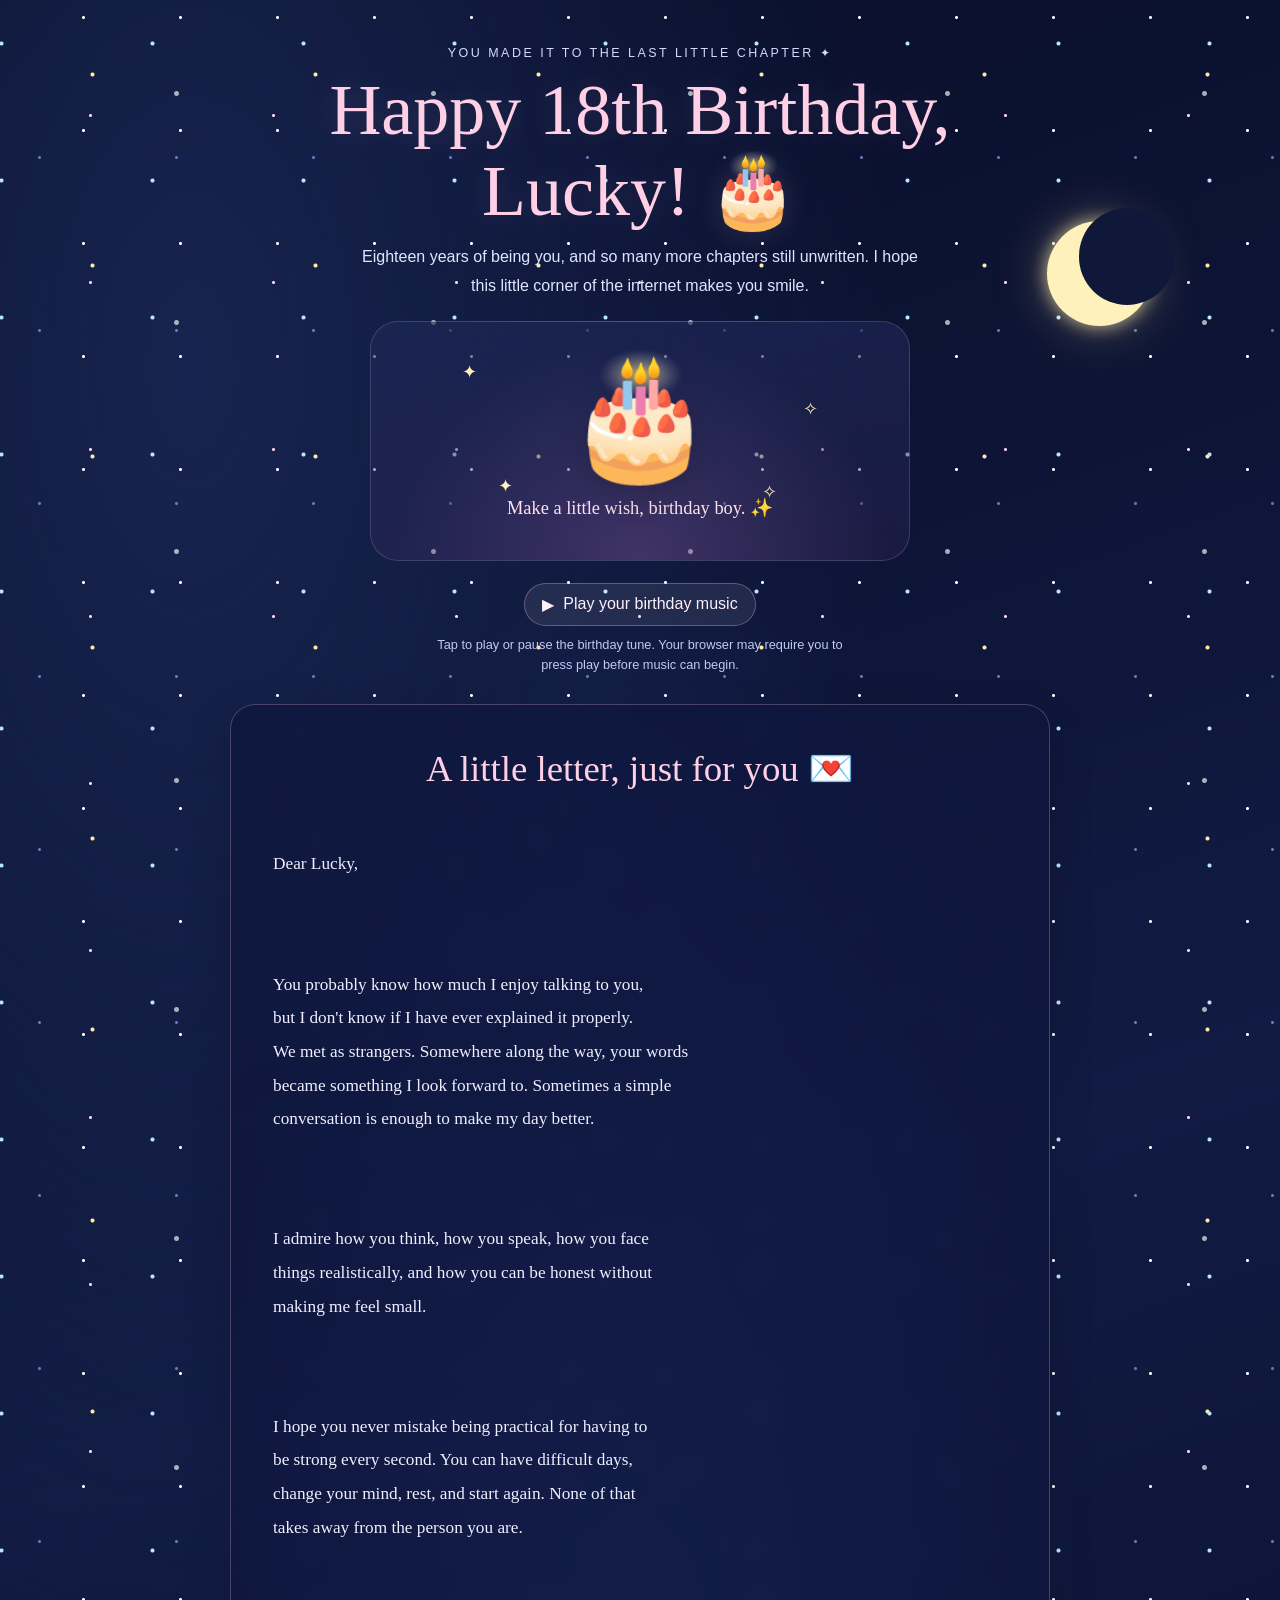
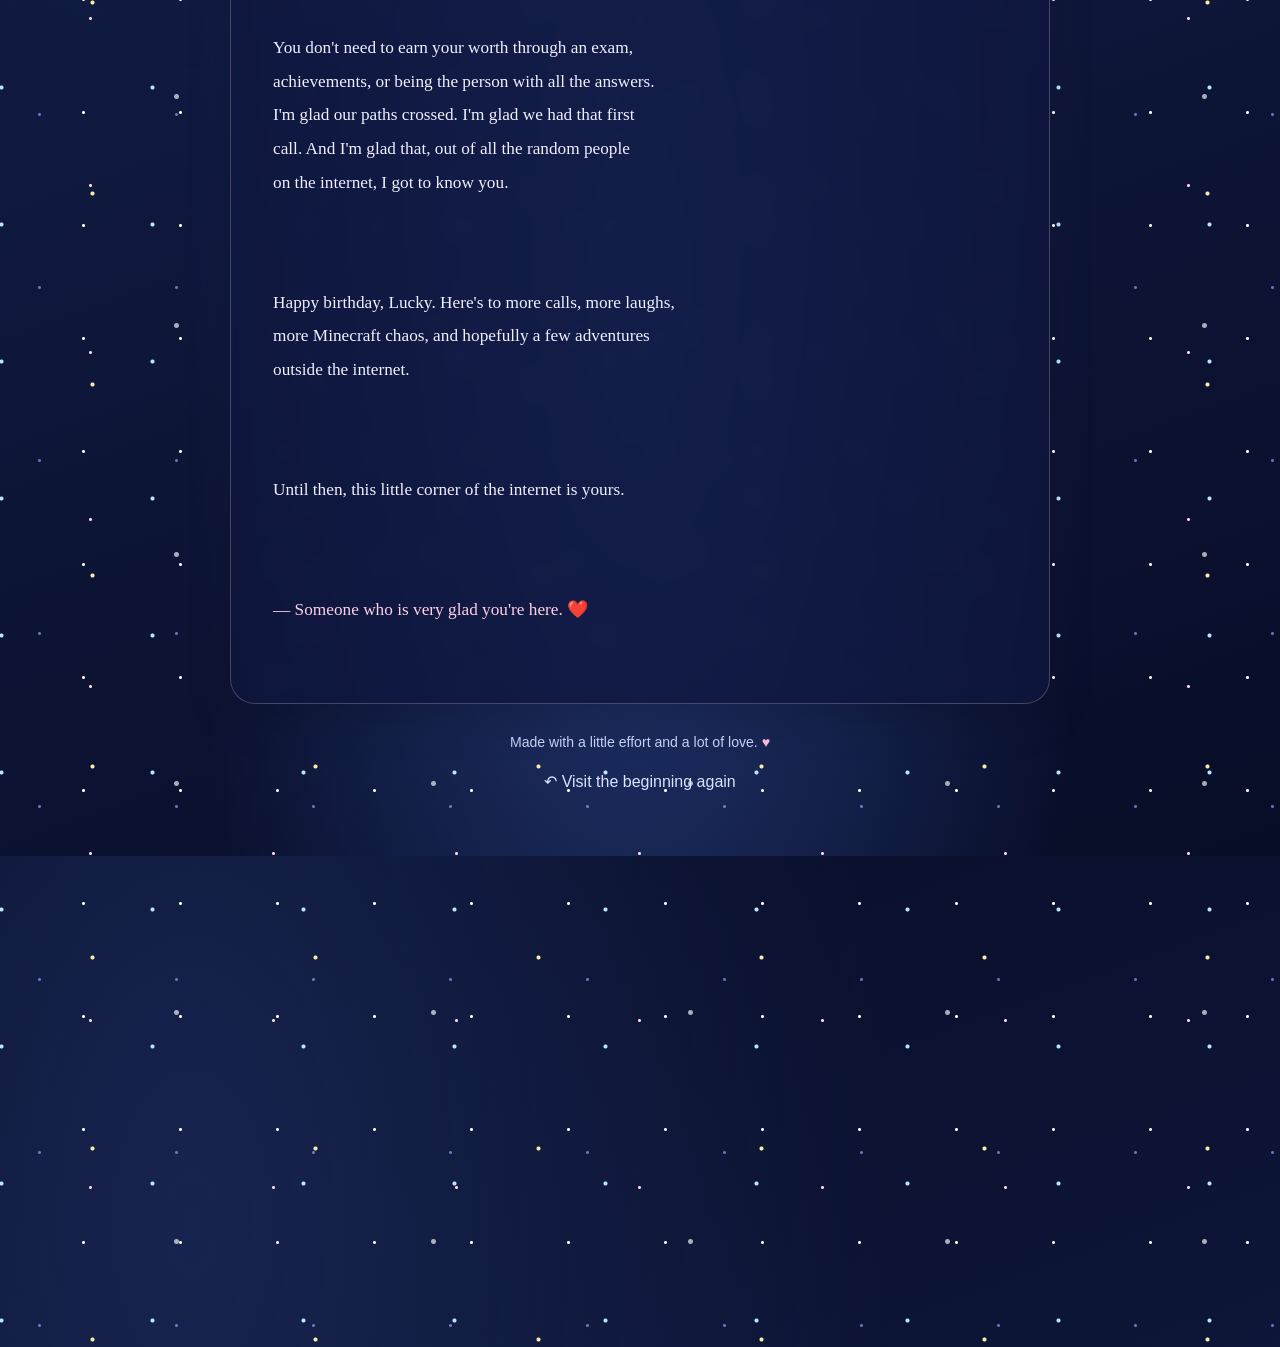
<file: page6.html>
<!DOCTYPE html>
<html lang="en">
<head>
  <meta charset="UTF-8">
  <meta name="viewport" content="width=device-width, initial-scale=1.0">
  <title>Happy 18th Birthday, Lucky 💗</title>
  <link rel="stylesheet" href="style.css">

  <style>
    body.final-body {
      overflow-x: hidden;
      overflow-y: auto;
    }

    .final-page {
      position: relative;
      z-index: 1;
      width: min(100% - 30px, 820px);
      margin: 0 auto;
      padding: 35px 0 65px;
      text-align: center;
    }

    .final-eyebrow {
      color: #d4d9ff;
      font-size: 0.78rem;
      letter-spacing: 0.2em;
      text-transform: uppercase;
      margin: 10px 0;
    }

    .final-page h1 {
      color: #ffd0e5;
      font-family: Georgia, "Times New Roman", serif;
      font-size: clamp(2.5rem, 7vw, 4.5rem);
      line-height: 1.12;
      font-weight: normal;
      margin: 10px 0;
      text-shadow: 0 0 30px rgba(255, 192, 226, 0.15);
    }

    .final-subtitle {
      color: #e0e5ff;
      font-size: 1rem;
      line-height: 1.8;
      margin: 12px auto 20px;
      max-width: 580px;
    }

    .birthday-stage {
      position: relative;
      width: min(100%, 540px);
      margin: 0 auto 22px;
      min-height: 240px;
      display: flex;
      flex-direction: column;
      justify-content: center;
      align-items: center;
      overflow: hidden;
      border: 1px solid rgba(226, 215, 255, 0.17);
      border-radius: 28px;
      background:
        radial-gradient(ellipse at 50% 100%, rgba(192, 127, 209, 0.22), transparent 65%),
        linear-gradient(180deg, rgba(30, 40, 87, 0.65), rgba(65, 44, 100, 0.25));
    }

    .cake-sparkles {
      position: absolute;
      inset: 15px;
      color: #fff0bb;
      font-size: 1.1rem;
      pointer-events: none;
    }

    .cake-sparkles span {
      position: absolute;
      animation: sparkle 2s ease-in-out infinite alternate;
    }

    .cake-sparkles span:nth-child(1) {
      top: 12%;
      left: 15%;
    }

    .cake-sparkles span:nth-child(2) {
      top: 30%;
      right: 15%;
      animation-delay: 0.6s;
    }

    .cake-sparkles span:nth-child(3) {
      bottom: 23%;
      left: 22%;
      animation-delay: 1s;
    }

    .cake-sparkles span:nth-child(4) {
      bottom: 20%;
      right: 23%;
      animation-delay: 0.3s;
    }

    @keyframes sparkle {
      from { opacity: 0.4; transform: scale(0.8); }
      to { opacity: 1; transform: scale(1.15); }
    }

    .birthday-cake {
      position: relative;
      z-index: 1;
      font-size: clamp(5rem, 17vw, 7.5rem);
      line-height: 1.2;
      filter: drop-shadow(0 10px 15px rgba(0, 0, 0, 0.16));
      animation: cake-float 3s ease-in-out infinite;
    }

    .cake-caption {
      color: #ffe0ef;
      font-family: Georgia, "Times New Roman", serif;
      font-size: 1.15rem;
      margin: 10px 0 20px;
    }

    @keyframes cake-float {
      0%, 100% { transform: translateY(0); }
      50% { transform: translateY(-7px); }
    }

    .music-control {
      display: inline-flex;
      align-items: center;
      justify-content: center;
      gap: 9px;
      padding: 11px 17px;
      border: 1px solid rgba(255, 220, 240, 0.28);
      border-radius: 999px;
      background: rgba(255, 255, 255, 0.08);
      color: #fff0fa;
      font: inherit;
      cursor: pointer;
      transition: background 0.2s, transform 0.2s;
    }

    .music-control:hover {
      background: rgba(255, 255, 255, 0.15);
      transform: translateY(-2px);
    }

    .music-hint {
      color: #bfcaf4;
      font-size: 0.8rem;
      line-height: 1.6;
      margin: 9px auto 0;
      max-width: 420px;
    }

    .letter-card {
      margin: 28px auto 0;
      padding: clamp(22px, 5vw, 42px);
      border: 1px solid rgba(255, 211, 235, 0.24);
      border-radius: 25px;
      background: rgba(15, 23, 62, 0.77);
      box-shadow: 0 15px 45px rgba(0, 0, 0, 0.16);
      backdrop-filter: blur(10px);
      text-align: left;
    }

    .letter-heading {
      color: #ffd0e5;
      font-family: Georgia, "Times New Roman", serif;
      font-size: clamp(1.7rem, 4vw, 2.3rem);
      text-align: center;
      margin: 0 0 24px;
      font-weight: normal;
    }

    .letter-content {
      color: #f0efff;
      font-family: Georgia, "Times New Roman", serif;
      font-size: clamp(1rem, 2.5vw, 1.08rem);
      line-height: 1.95;
      white-space: pre-line;
      overflow-wrap: anywhere;
    }

    .letter-content p {
      margin: 0 0 19px;
    }

    .letter-content p:last-child {
      margin-bottom: 0;
    }

    .letter-signoff {
      color: #ffd0e5;
    }

    .final-footer {
      color: #cbd3fa;
      font-size: 0.88rem;
      line-height: 1.8;
      margin-top: 26px;
    }

    .final-footer .heart {
      display: inline-block;
      color: #ffbedb;
      animation: heart-beat 1.5s ease-in-out infinite;
    }

    @keyframes heart-beat {
      0%, 100% { transform: scale(1); }
      50% { transform: scale(1.15); }
    }

    .restart-link {
      display: inline-block;
      color: #dce2ff;
      margin-top: 17px;
      text-decoration: none;
    }

    .restart-link:hover {
      color: white;
    }

    @media (max-width: 560px) {
      .final-page {
        width: min(100% - 22px, 820px);
        padding-top: 25px;
      }

      .birthday-stage {
        min-height: 210px;
        border-radius: 22px;
      }

      .letter-card {
        border-radius: 20px;
      }
    }

    @media (prefers-reduced-motion: reduce) {
      .cake-sparkles span,
      .birthday-cake,
      .final-footer .heart {
        animation: none;
      }

      .music-control {
        transition: none;
      }
    }
  </style>
</head>

<body class="welcome-page final-body">
  <div class="sky-stars stars-one" aria-hidden="true"></div>
  <div class="sky-stars stars-two" aria-hidden="true"></div>
  <div class="moon" aria-hidden="true"></div>

  <main class="final-page">
    <p class="final-eyebrow">You made it to the last little chapter ✦</p>

    <h1>Happy 18th Birthday,<br>Lucky! 🎂</h1>

    <p class="final-subtitle">
      Eighteen years of being you, and so many more chapters still unwritten.
      I hope this little corner of the internet makes you smile.
    </p>

    <section class="birthday-stage" aria-label="Birthday cake and sparkles">
      <div class="cake-sparkles" aria-hidden="true">
        <span>✦</span>
        <span>✧</span>
        <span>✦</span>
        <span>✧</span>
      </div>

      <div class="birthday-cake" aria-hidden="true">🎂</div>
      <p class="cake-caption">Make a little wish, birthday boy. ✨</p>
    </section>

    <button class="music-control" id="musicButton" type="button">
      <span id="musicIcon" aria-hidden="true">▶</span>
      <span id="musicLabel">Play your birthday music</span>
    </button>

    <p class="music-hint" id="musicHint">
      Tap to play or pause the birthday tune. Your browser may require
      you to press play before music can begin.
    </p>

    <audio id="birthdayMusic" preload="none" loop>
      <source src="assets/birthday-music.mp3" type="audio/mpeg">
    </audio>

    <article class="letter-card">
      <h2 class="letter-heading">A little letter, just for you 💌</h2>

      <div class="letter-content">
        <p>Dear Lucky,</p>

        <p>You probably know how much I enjoy talking to you,
but I don't know if I have ever explained it properly.
We met as strangers. Somewhere along the way, your words
became something I look forward to. Sometimes a simple
conversation is enough to make my day better.</p>

        <p>I admire how you think, how you speak, how you face
things realistically, and how you can be honest without
making me feel small.</p>

        <p>I hope you never mistake being practical for having to
be strong every second. You can have difficult days,
change your mind, rest, and start again. None of that
takes away from the person you are.</p>

        <p>You don't need to earn your worth through an exam,
achievements, or being the person with all the answers.
I'm glad our paths crossed. I'm glad we had that first
call. And I'm glad that, out of all the random people
on the internet, I got to know you.</p>

        <p>Happy birthday, Lucky. Here's to more calls, more laughs,
more Minecraft chaos, and hopefully a few adventures
outside the internet.</p>

        <p>Until then, this little corner of the internet is yours.</p>

        <p class="letter-signoff">— Someone who is very glad you're here. ❤️</p>
      </div>
    </article>

    <footer class="final-footer">
      Made with a little effort and a lot of love.
      <span class="heart">♥</span>
    </footer>

    <a class="restart-link" href="index.html">↶ Visit the beginning again</a>
  </main>

  <script>
    const birthdayMusic = document.getElementById("birthdayMusic");
    const musicButton = document.getElementById("musicButton");
    const musicIcon = document.getElementById("musicIcon");
    const musicLabel = document.getElementById("musicLabel");
    const musicHint = document.getElementById("musicHint");

    musicButton.addEventListener("click", async () => {
      if (birthdayMusic.paused) {
        try {
          await birthdayMusic.play();
          musicIcon.textContent = "Ⅱ";
          musicLabel.textContent = "Pause birthday music";
          musicHint.textContent = "A little birthday soundtrack, just for you. 💗";
        } catch (error) {
          musicHint.textContent =
            "Couldn't play the music yet. Check that assets/birthday-music.mp3 exists and try again.";
        }
      } else {
        birthdayMusic.pause();
        musicIcon.textContent = "▶";
        musicLabel.textContent = "Play your birthday music";
        musicHint.textContent = "Paused. Tap whenever you want to hear it again.";
      }
    });

    birthdayMusic.addEventListener("ended", () => {
      musicIcon.textContent = "▶";
      musicLabel.textContent = "Play your birthday music";
    });

    birthdayMusic.addEventListener("error", () => {
      musicHint.textContent =
        "Add your chosen music file at assets/birthday-music.mp3 to enable playback.";
    });
  </script>
</body>
</html>
</file>
<file: style.css>
/* =========================================
   A LITTLE GIFT FOR LUCKY
   Main styles for the welcome page
   ========================================= */

* {
  box-sizing: border-box;
}

html,
body {
  width: 100%;
  min-height: 100%;
  margin: 0;
}

body {
  font-family: Arial, Helvetica, sans-serif;
  color: white;
}

/* Page 1 stays fixed; the other pages can scroll */
body.welcome-page {
  overflow: hidden;
}

body:has(.qualities-page),
body:has(.birthday-page) {
  overflow-x: hidden;
  overflow-y: auto;
}

/* The night sky */

.welcome-page {
  min-height: 100vh;
  min-height: 100svh;
  position: relative;
  isolation: isolate;
  overflow: hidden;

  background:
    radial-gradient(
      ellipse at 50% 78%,
      rgba(52, 84, 165, 0.55),
      transparent 50%
    ),
    radial-gradient(
      ellipse at 15% 15%,
      #17244f,
      transparent 45%
    ),
    linear-gradient(
      160deg,
      #080d27 0%,
      #111b43 52%,
      #080d27 100%
    );
}

/* Star layers */

.sky-stars {
  position: absolute;
  inset: -20%;
  pointer-events: none;
  z-index: -1;
}

.stars-one {
  background-image:
    radial-gradient(circle, #fff 1px, transparent 2px),
    radial-gradient(circle, #b9e6ff 1.5px, transparent 2.5px),
    radial-gradient(circle, #ffd6eb 1px, transparent 2px),
    radial-gradient(circle, #ffe9a6 1.5px, transparent 2.5px);

  background-size:
    97px 113px,
    151px 137px,
    183px 167px,
    223px 191px;

  background-position:
    0 0,
    31px 55px,
    72px 22px,
    14px 88px;

  animation: starsTwinkle 4s ease-in-out infinite alternate;
}

.stars-two {
  opacity: 0.65;

  background-image:
    radial-gradient(circle, #fff 2px, transparent 3px),
    radial-gradient(circle, #91aaff 1px, transparent 2px);

  background-size: 257px 229px, 137px 173px;
  background-position: 47px 12px, 90px 43px;

  animation: starsDrift 45s linear infinite;
}

@keyframes starsTwinkle {
  from {
    opacity: 0.35;
    transform: scale(1);
  }

  to {
    opacity: 1;
    transform: scale(1.025);
  }
}

@keyframes starsDrift {
  from {
    transform: translateY(0);
  }

  to {
    transform: translateY(35px);
  }
}

/* Crescent moon */

.moon {
  position: absolute;
  top: 9%;
  right: 10%;
  width: clamp(55px, 9vw, 105px);
  aspect-ratio: 1;
  border-radius: 50%;

  background: #fff1bb;

  box-shadow:
    0 0 18px rgba(255, 237, 173, 0.75),
    0 0 55px rgba(255, 223, 146, 0.3);
}

.moon::after {
  content: "";
  position: absolute;
  width: 92%;
  height: 92%;
  left: 30%;
  top: -12%;

  border-radius: 50%;
  background: #10183a;
}

/* Main scene */

.welcome-scene {
  width: 100%;
  min-height: 100vh;
  min-height: 100svh;

  display: flex;
  align-items: center;
  justify-content: center;

  position: relative;
}

/* Bunny illustration */

.rabbit {
  width: min(82vw, 430px);
  max-height: 82svh;

  position: relative;
  z-index: 1;

  animation: bunnyFloat 3.4s ease-in-out infinite;
  transform-origin: center bottom;

  filter:
    drop-shadow(0 15px 25px rgba(0, 0, 0, 0.25));
}

.rabbit-art {
  display: block;
  width: 100%;
  height: auto;
  overflow: visible;
}

@keyframes bunnyFloat {
  0%,
  100% {
    transform: translateY(0) rotate(-1deg);
  }

  50% {
    transform: translateY(-12px) rotate(1deg);
  }
}

/* Gentle ear movement */

.ear {
  transform-box: fill-box;
  transform-origin: bottom center;
}

.ear-back {
  animation: earWiggle 3.4s ease-in-out infinite;
}

.ear-front {
  animation: earWiggle 3.4s ease-in-out infinite reverse;
}

@keyframes earWiggle {
  0%,
  100% {
    rotate: 0deg;
  }

  50% {
    rotate: 4deg;
  }
}

/* Gift click button */

.gift-button {
  position: absolute;
  z-index: 5;
  left: 50%;
  top: 73.5%;
  transform: translate(-50%, -50%);

  width: clamp(76px, 17vw, 105px);
  aspect-ratio: 1;
  border: 2px solid rgba(255, 255, 255, 0.8);
  border-radius: 18px;
  background: rgba(255, 182, 211, 0.12);
  color: #fff3c8;
  cursor: pointer;
  display: grid;
  place-items: center;
  transition: background 0.25s ease;
  animation: giftGlow 2s ease-in-out infinite alternate;
}

.gift-button:hover {
  background: rgba(255, 182, 211, 0.24);
}

.gift-button.opening {
  animation: giftOpen 0.65s ease forwards;
  pointer-events: none;
}

.gift-button:hover {
  transform: translate(-50%, -54%) scale(1.07);
  background: rgba(255, 182, 211, 0.24);
}

.gift-button:focus-visible {
  outline: 3px solid white;
  outline-offset: 6px;
}

.gift-button-label {
  font-size: 0.72rem;
  font-weight: bold;
  letter-spacing: 0.18em;
  text-shadow: 0 1px 8px #0008;
}

.gift-button-glow {
  position: absolute;
  inset: -8px;
  border: 1px solid rgba(255, 224, 245, 0.55);
  border-radius: 23px;
  pointer-events: none;
}

@keyframes giftGlow {
  from {
    box-shadow: 0 0 8px rgba(255, 171, 213, 0.2);
  }

  to {
    box-shadow:
      0 0 28px rgba(255, 171, 213, 0.6),
      0 0 55px rgba(151, 185, 255, 0.15);
  }
}

/* The gift opens before navigation */

.gift-button.opening {
  animation: giftOpen 0.65s ease forwards;
  pointer-events: none;
}

@keyframes giftOpen {
  0% {
    transform: translate(-50%, -50%) scale(1);
    opacity: 1;
  }

  45% {
    transform: translate(-50%, -50%) scale(1.25) rotate(8deg);
    opacity: 1;
  }

  100% {
    transform: translate(-50%, -50%) scale(0.2) rotate(-15deg);
    opacity: 0;
  }
}

/* Laptop and iPad landscape */

@media (min-width: 700px) {
  .rabbit {
    width: min(58vw, 430px);
  }

  .gift-button {
    top: 69%;
  }
}

/* Smaller screens and iPad portrait */

@media (max-width: 699px) {
  .moon {
    top: 8%;
    right: 8%;
  }

  .rabbit {
    width: min(94vw, 410px);
  }

  .gift-button {
    top: 68%;
  }
}

/* Short landscape screens */

@media (max-height: 500px) and (orientation: landscape) {
  .rabbit {
    width: auto;
    height: 88svh;
    max-width: 65vw;
  }

  .rabbit-art {
    height: 100%;
    width: auto;
  }

  .gift-button {
    top: 70%;
    width: 66px;
  }

  .moon {
    width: 48px;
  }
}

/* Respect reduced-motion preferences */

@media (prefers-reduced-motion: reduce) {
  *,
  *::before,
  *::after {
    animation-duration: 0.01ms !important;
    animation-iteration-count: 1 !important;
    scroll-behavior: auto !important;
  }
}

/* Let the longer birthday pages scroll */
body.welcome-page:has(.birthday-page),
body.welcome-page:has(.qualities-page),
body.welcome-page.memory-body {
  overflow-x: hidden;
  overflow-y: auto;
}
</file>
